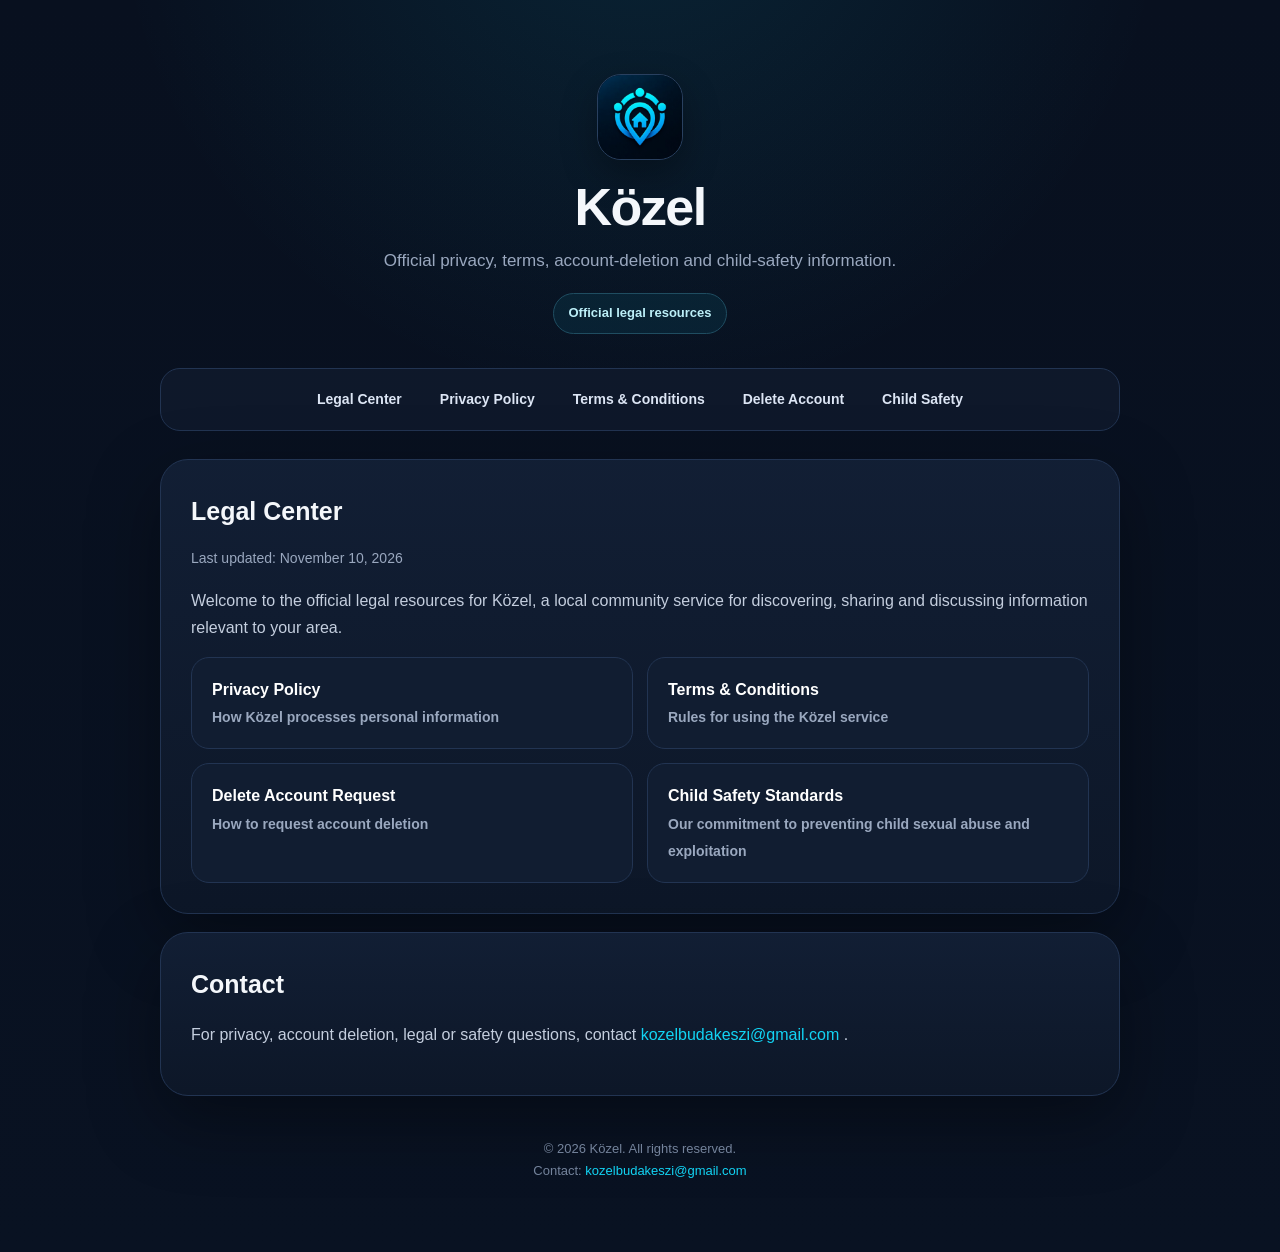
<file: index.html>
<!doctype html>
<html lang="en">
<head>
  <meta charset="utf-8">
  <meta name="viewport" content="width=device-width,initial-scale=1">
  <meta name="theme-color" content="#08101f">

  <meta name="description" content="Official Közel legal resources, including privacy policy, terms and conditions, account deletion and child safety standards.">

  <title>Legal Center — Közel</title>

  <link rel="stylesheet" href="styles.css">
</head>

<body>
  <main class="shell">

    <header class="hero">
      <div class="logo">
        <img src="logo.png" alt="Közel logo">
      </div>

      <h1>Közel</h1>

      <p>Official privacy, terms, account-deletion and child-safety information.</p>

      <span class="badge">Official legal resources</span>
    </header>

    <nav class="nav">
      <a href="index.html">Legal Center</a>
      <a href="privacy.html">Privacy Policy</a>
      <a href="terms.html">Terms &amp; Conditions</a>
      <a href="delete-account.html">Delete Account</a>
      <a href="child-safety-standards.html">Child Safety</a>
    </nav>

    <section class="card">
      <h2>Legal Center</h2>

      <p class="meta">Last updated: November 10, 2026</p>

      <p>
        Welcome to the official legal resources for Közel,
        a local community service for discovering, sharing
        and discussing information relevant to your area.
      </p>

      <div class="grid">

        <a class="action" href="privacy.html">
          Privacy Policy
          <br>
          <span class="meta">
            How Közel processes personal information
          </span>
        </a>

        <a class="action" href="terms.html">
          Terms &amp; Conditions
          <br>
          <span class="meta">
            Rules for using the Közel service
          </span>
        </a>

        <a class="action" href="delete-account.html">
          Delete Account Request
          <br>
          <span class="meta">
            How to request account deletion
          </span>
        </a>

        <a class="action" href="child-safety-standards.html">
          Child Safety Standards
          <br>
          <span class="meta">
            Our commitment to preventing child sexual abuse and exploitation
          </span>
        </a>

      </div>
    </section>

    <section class="card">
      <h2>Contact</h2>

      <p>
        For privacy, account deletion, legal or safety questions,
        contact
        <a href="mailto:kozelbudakeszi@gmail.com">
          kozelbudakeszi@gmail.com
        </a>.
      </p>
    </section>

    <footer>
      © 2026 Közel. All rights reserved.
      <br>
      Contact:
      <a href="mailto:kozelbudakeszi@gmail.com">
        kozelbudakeszi@gmail.com
      </a>
    </footer>

  </main>
</body>
</html>
</file>
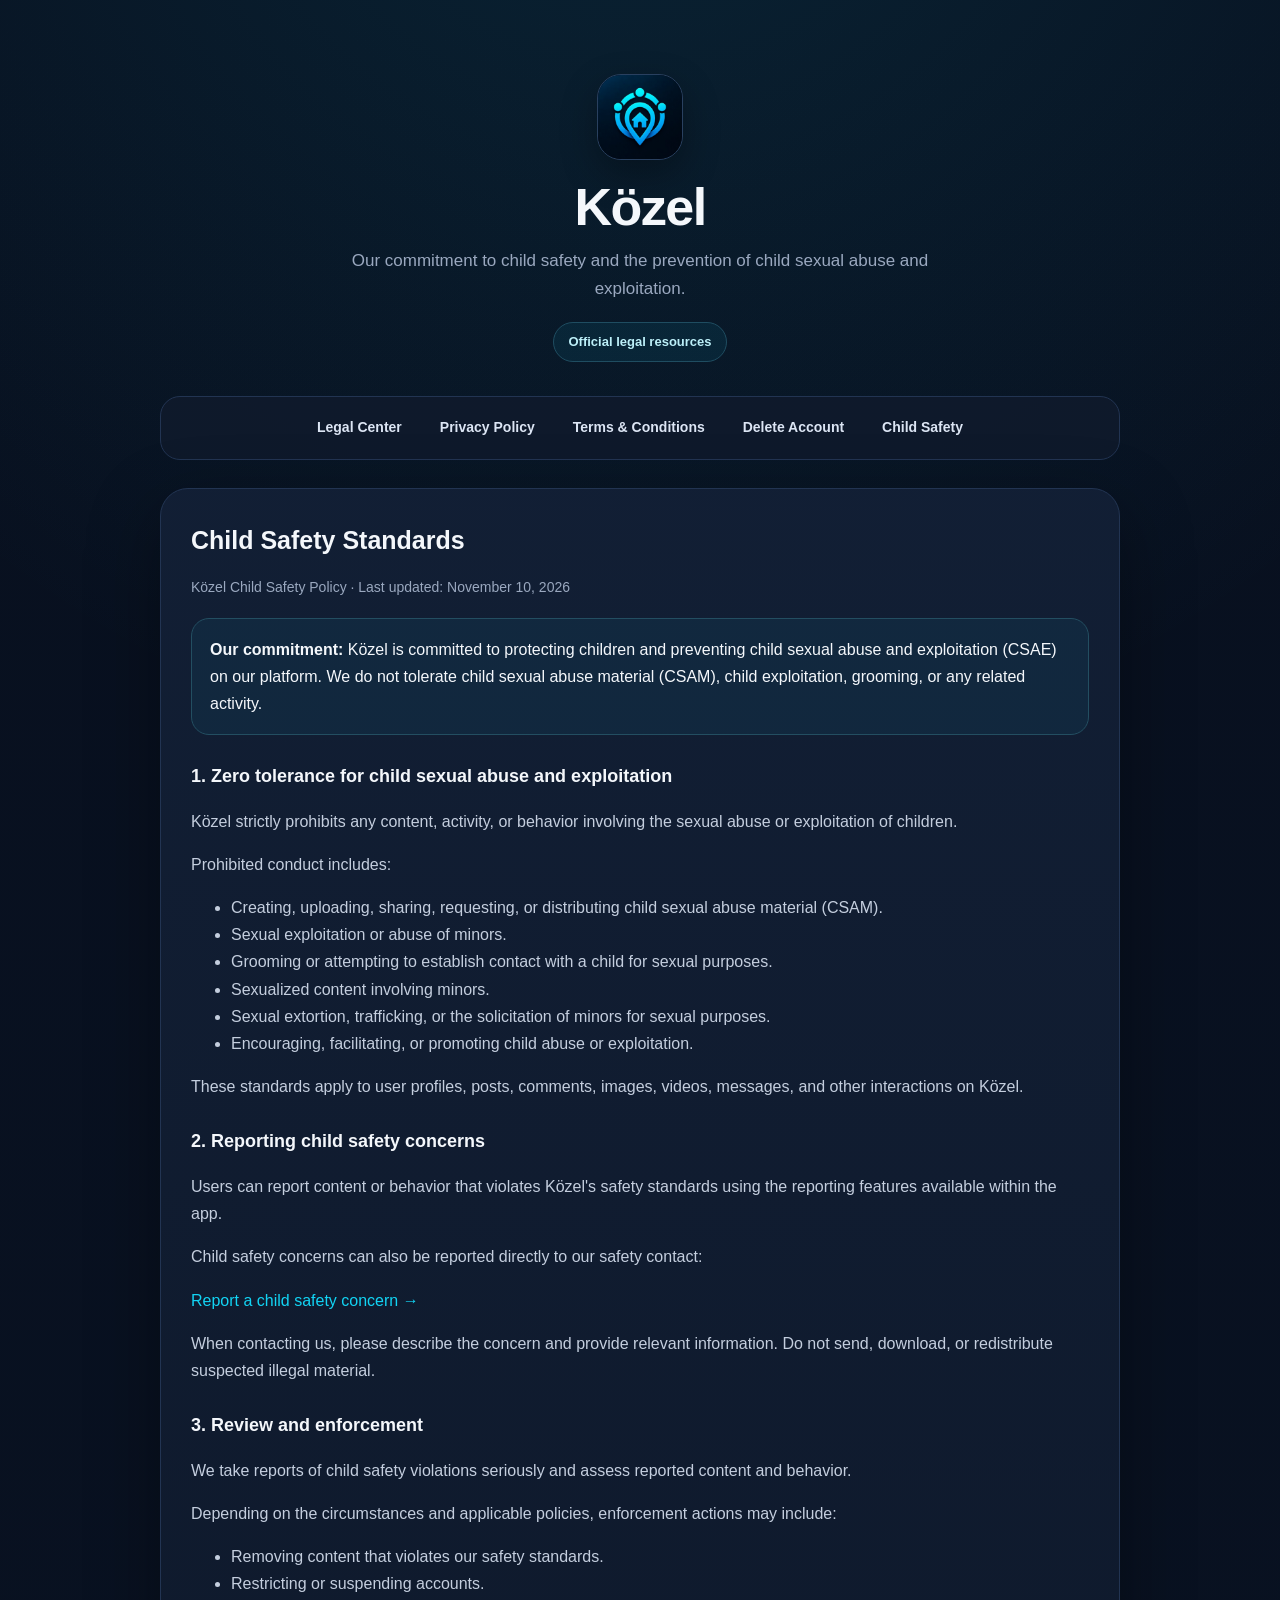
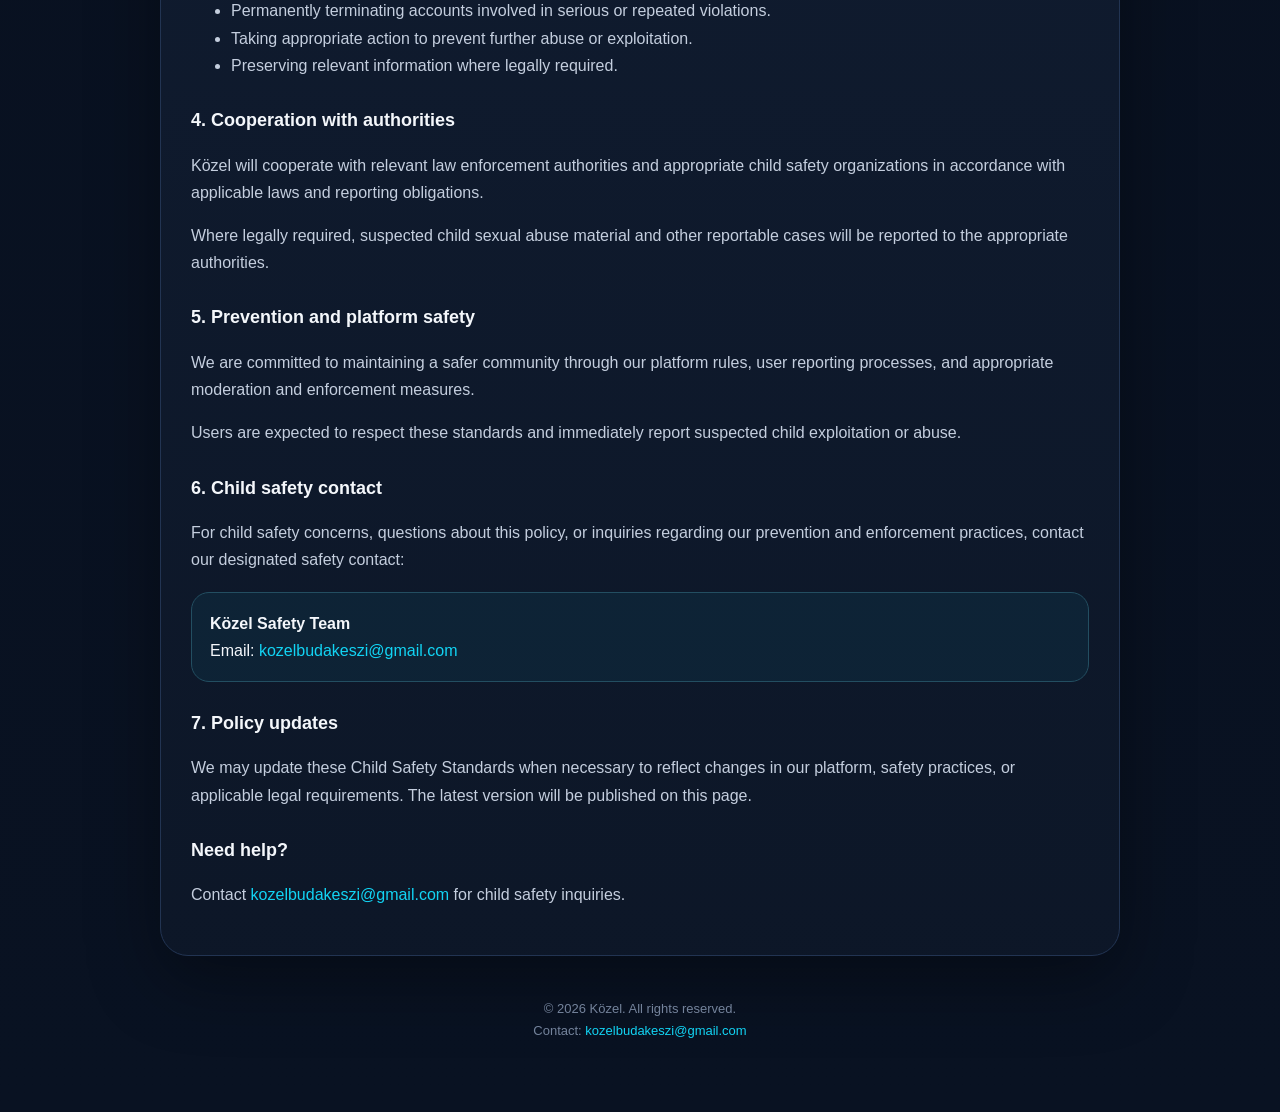
<file: child-safety-standards.html>
<!doctype html>
<html lang="en">
<head>
  <meta charset="utf-8">
  <meta name="viewport" content="width=device-width, initial-scale=1">
  <meta name="theme-color" content="#08101f">

  <meta name="description" content="Közel Child Safety Standards, including our policies against child sexual abuse and exploitation and how to report safety concerns.">

  <title>Child Safety Standards — Közel</title>

  <link rel="stylesheet" href="styles.css">
</head>

<body>
  <main class="shell">

    <!-- HERO -->
    <header class="hero">
      <div class="logo">
        <img src="logo.png" alt="Közel logo">
      </div>

      <h1>Közel</h1>

      <p>
        Our commitment to child safety and the prevention of
        child sexual abuse and exploitation.
      </p>

      <span class="badge">Official legal resources</span>
    </header>

    <!-- NAVIGATION -->
    <nav class="nav">
      <a href="index.html">Legal Center</a>
      <a href="privacy.html">Privacy Policy</a>
      <a href="terms.html">Terms &amp; Conditions</a>
      <a href="delete-account.html">Delete Account</a>
      <a href="child-safety-standards.html">Child Safety</a>
    </nav>

    <!-- CONTENT -->
    <section class="card">

      <h2>Child Safety Standards</h2>

      <p class="meta">
        Közel Child Safety Policy
        · Last updated: November 10, 2026
      </p>

      <div class="notice">
        <strong>Our commitment:</strong>
        Közel is committed to protecting children and preventing
        child sexual abuse and exploitation (CSAE) on our platform.
        We do not tolerate child sexual abuse material (CSAM),
        child exploitation, grooming, or any related activity.
      </div>

      <h3>1. Zero tolerance for child sexual abuse and exploitation</h3>

      <p>
        Közel strictly prohibits any content, activity, or behavior
        involving the sexual abuse or exploitation of children.
      </p>

      <p>Prohibited conduct includes:</p>

      <ul>
        <li>Creating, uploading, sharing, requesting, or distributing
          child sexual abuse material (CSAM).</li>

        <li>Sexual exploitation or abuse of minors.</li>

        <li>Grooming or attempting to establish contact with a child
          for sexual purposes.</li>

        <li>Sexualized content involving minors.</li>

        <li>Sexual extortion, trafficking, or the solicitation of
          minors for sexual purposes.</li>

        <li>Encouraging, facilitating, or promoting child abuse
          or exploitation.</li>
      </ul>

      <p>
        These standards apply to user profiles, posts, comments,
        images, videos, messages, and other interactions on Közel.
      </p>

      <h3>2. Reporting child safety concerns</h3>

      <p>
        Users can report content or behavior that violates
        Közel's safety standards using the reporting features
        available within the app.
      </p>

      <p>
        Child safety concerns can also be reported directly
        to our safety contact:
      </p>

      <p>
        <a href="mailto:kozelbudakeszi@gmail.com?subject=K%C3%B6zel%20Child%20Safety%20Report">
          Report a child safety concern →
        </a>
      </p>

      <p>
        When contacting us, please describe the concern and
        provide relevant information. Do not send, download,
        or redistribute suspected illegal material.
      </p>

      <h3>3. Review and enforcement</h3>

      <p>
        We take reports of child safety violations seriously
        and assess reported content and behavior.
      </p>

      <p>Depending on the circumstances and applicable policies,
        enforcement actions may include:</p>

      <ul>
        <li>Removing content that violates our safety standards.</li>

        <li>Restricting or suspending accounts.</li>

        <li>Permanently terminating accounts involved in serious
          or repeated violations.</li>

        <li>Taking appropriate action to prevent further abuse
          or exploitation.</li>

        <li>Preserving relevant information where legally required.</li>
      </ul>

      <h3>4. Cooperation with authorities</h3>

      <p>
        Közel will cooperate with relevant law enforcement
        authorities and appropriate child safety organizations
        in accordance with applicable laws and reporting
        obligations.
      </p>

      <p>
        Where legally required, suspected child sexual abuse
        material and other reportable cases will be reported
        to the appropriate authorities.
      </p>

      <h3>5. Prevention and platform safety</h3>

      <p>
        We are committed to maintaining a safer community
        through our platform rules, user reporting processes,
        and appropriate moderation and enforcement measures.
      </p>

      <p>
        Users are expected to respect these standards and
        immediately report suspected child exploitation
        or abuse.
      </p>

      <h3>6. Child safety contact</h3>

      <p>
        For child safety concerns, questions about this policy,
        or inquiries regarding our prevention and enforcement
        practices, contact our designated safety contact:
      </p>

      <div class="notice">
        <strong>Közel Safety Team</strong><br>
        Email:
        <a href="mailto:kozelbudakeszi@gmail.com">
          kozelbudakeszi@gmail.com
        </a>
      </div>

      <h3>7. Policy updates</h3>

      <p>
        We may update these Child Safety Standards when necessary
        to reflect changes in our platform, safety practices,
        or applicable legal requirements. The latest version
        will be published on this page.
      </p>

      <h3>Need help?</h3>

      <p>
        Contact
        <a href="mailto:kozelbudakeszi@gmail.com">
          kozelbudakeszi@gmail.com
        </a>
        for child safety inquiries.
      </p>

    </section>

    <!-- FOOTER -->
    <footer>
      © 2026 Közel. All rights reserved.
      <br>
      Contact:
      <a href="mailto:kozelbudakeszi@gmail.com">
        kozelbudakeszi@gmail.com
      </a>
    </footer>

  </main>
</body>
</html>
</file>
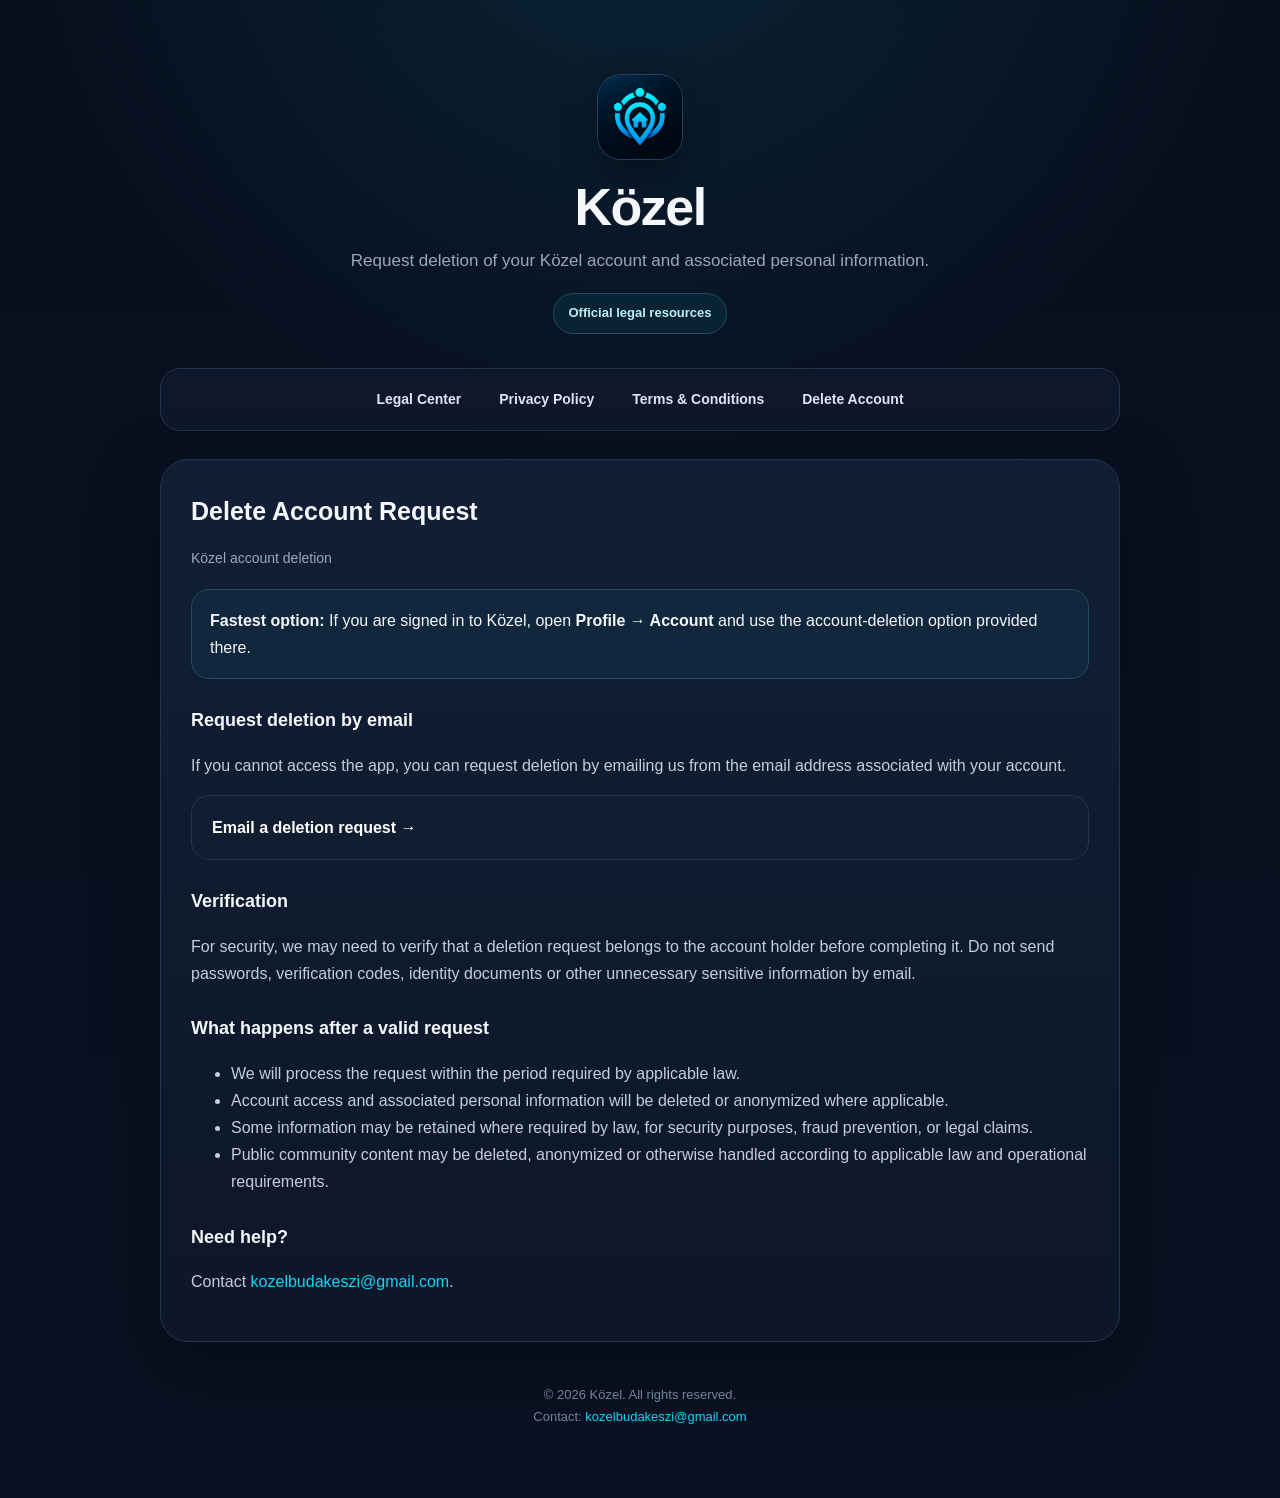
<file: delete-account.html>
<!doctype html><html lang="en"><head><meta charset="utf-8"><meta name="viewport" content="width=device-width,initial-scale=1"><meta name="theme-color" content="#08101f"><title>Delete Account Request — Közel</title><link rel="stylesheet" href="styles.css"></head><body><main class="shell"><header class="hero"><div class="logo"><img src="logo.png" alt="Közel logo"></div><h1>Közel</h1><p>Request deletion of your Közel account and associated personal information.</p><span class="badge">Official legal resources</span></header><nav class="nav"><a href="index.html">Legal Center</a><a href="privacy.html">Privacy Policy</a><a href="terms.html">Terms &amp; Conditions</a><a href="delete-account.html">Delete Account</a></nav>
<section class="card"><h2>Delete Account Request</h2><p class="meta">Közel account deletion</p>
<div class="notice"><strong>Fastest option:</strong> If you are signed in to Közel, open <strong>Profile → Account</strong> and use the account-deletion option provided there.</div>
<h3>Request deletion by email</h3><p>If you cannot access the app, you can request deletion by emailing us from the email address associated with your account.</p>
<p><a class="action" href="mailto:kozelbudakeszi@gmail.com?subject=K%C3%B6zel%20Account%20Deletion%20Request">Email a deletion request →</a></p>
<h3>Verification</h3><p>For security, we may need to verify that a deletion request belongs to the account holder before completing it. Do not send passwords, verification codes, identity documents or other unnecessary sensitive information by email.</p>
<h3>What happens after a valid request</h3><ul><li>We will process the request within the period required by applicable law.</li><li>Account access and associated personal information will be deleted or anonymized where applicable.</li><li>Some information may be retained where required by law, for security purposes, fraud prevention, or legal claims.</li><li>Public community content may be deleted, anonymized or otherwise handled according to applicable law and operational requirements.</li></ul>
<h3>Need help?</h3><p>Contact <a href="mailto:kozelbudakeszi@gmail.com">kozelbudakeszi@gmail.com</a>.</p></section>
<footer>© 2026 Közel. All rights reserved.<br>Contact: <a href="mailto:kozelbudakeszi@gmail.com">kozelbudakeszi@gmail.com</a></footer></main></body></html>
</file>
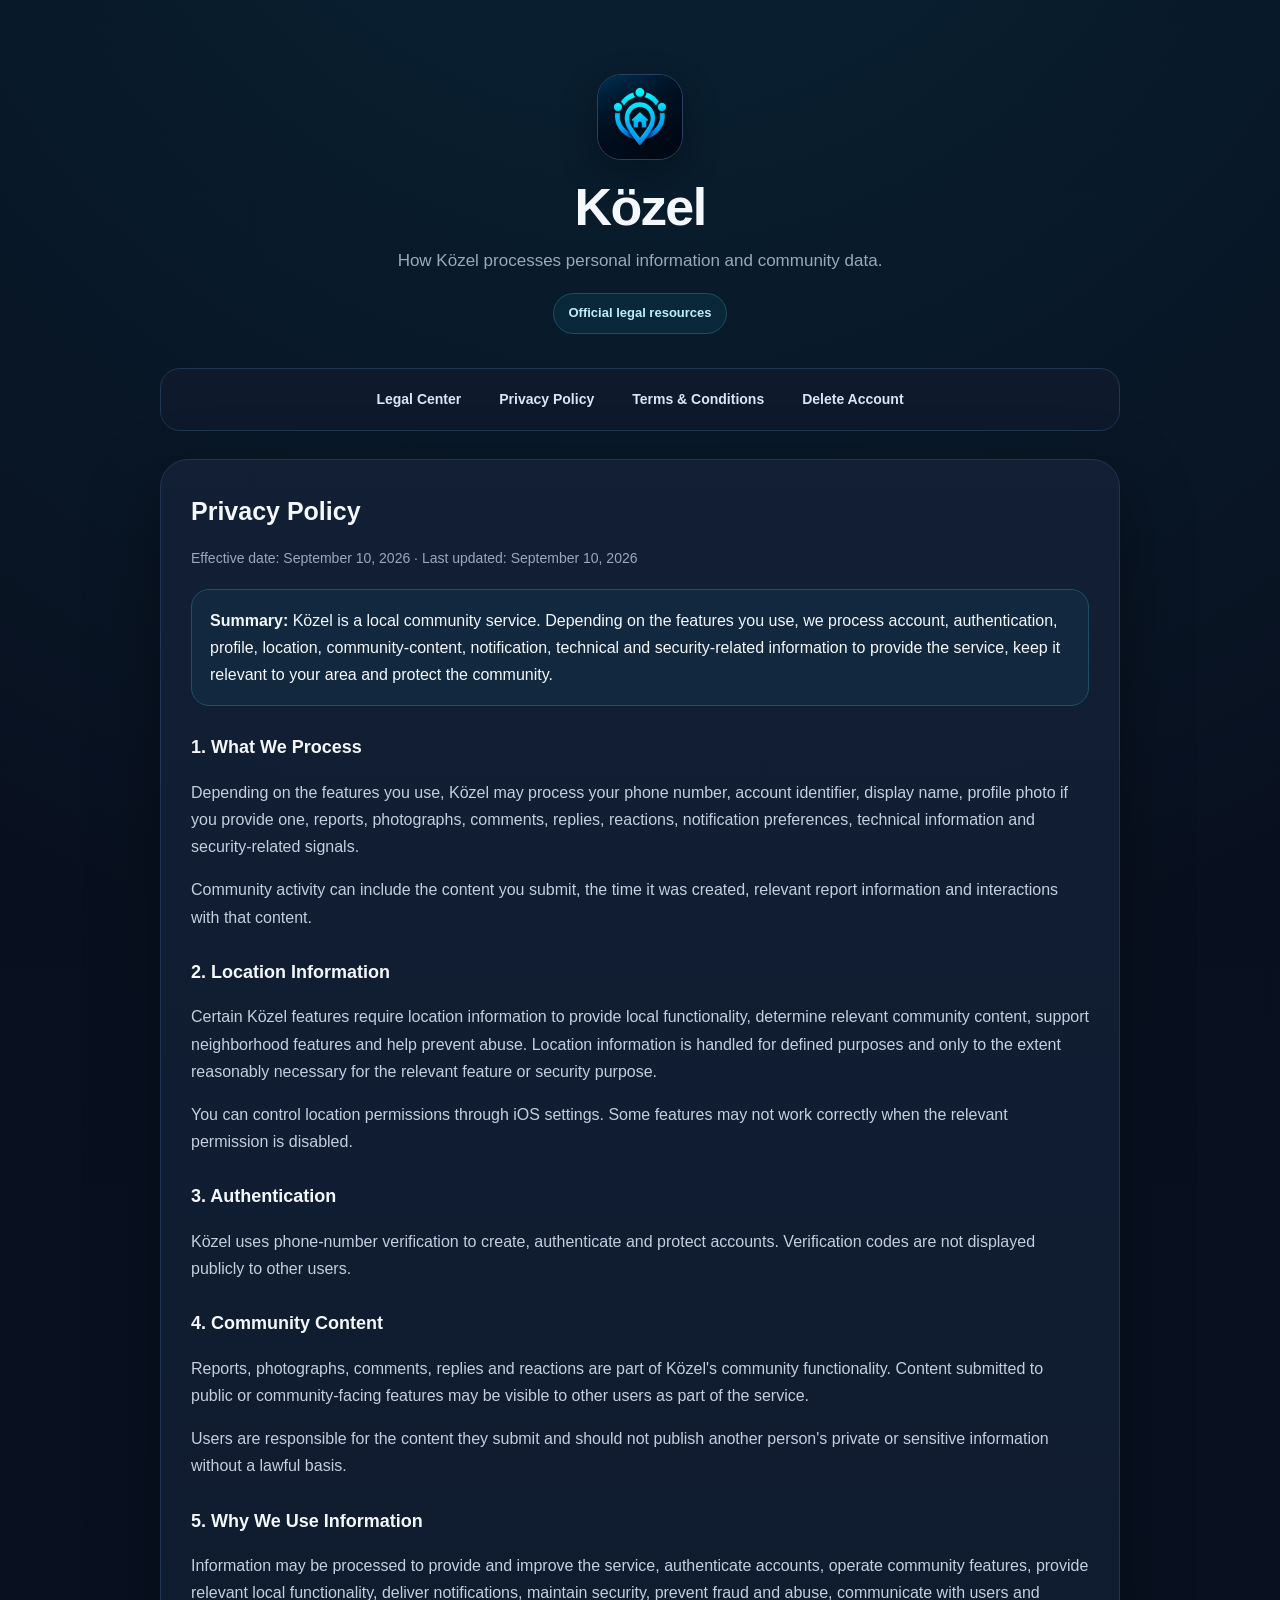
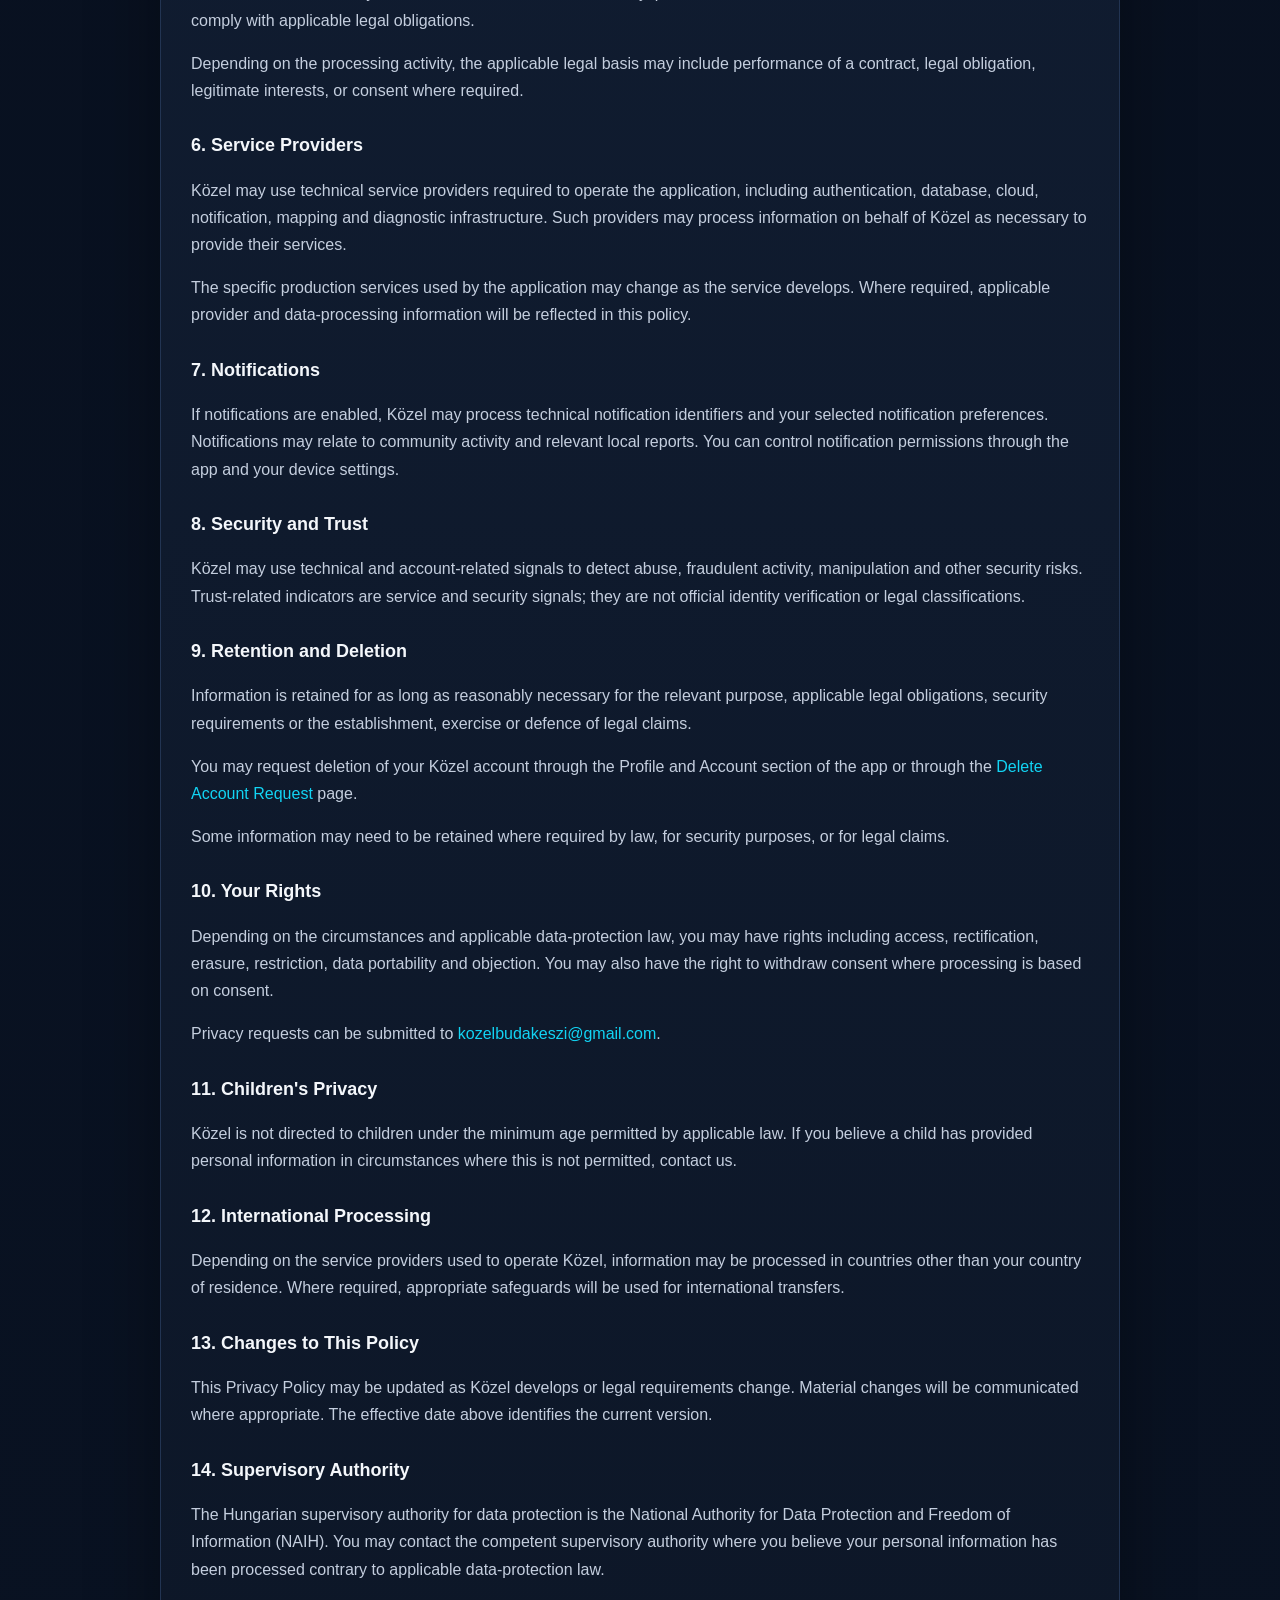
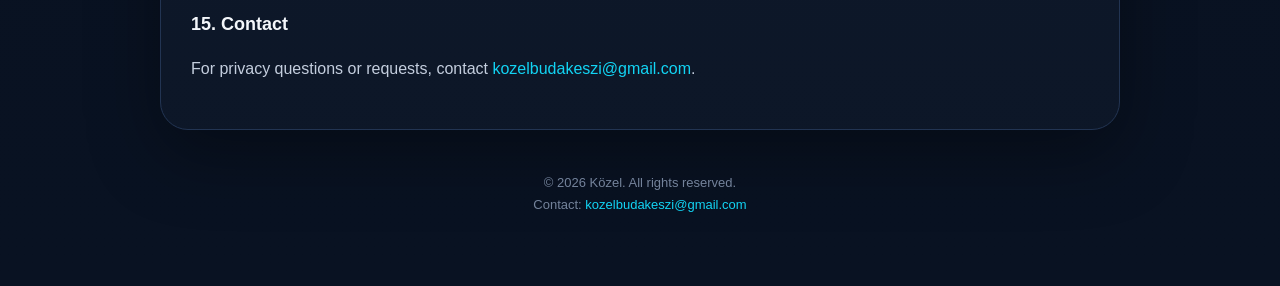
<file: privacy.html>
<!doctype html><html lang="en"><head><meta charset="utf-8"><meta name="viewport" content="width=device-width,initial-scale=1"><meta name="theme-color" content="#08101f"><title>Privacy Policy — Közel</title><link rel="stylesheet" href="styles.css"></head><body><main class="shell"><header class="hero"><div class="logo"><img src="logo.png" alt="Közel logo"></div><h1>Közel</h1><p>How Közel processes personal information and community data.</p><span class="badge">Official legal resources</span></header><nav class="nav"><a href="index.html">Legal Center</a><a href="privacy.html">Privacy Policy</a><a href="terms.html">Terms &amp; Conditions</a><a href="delete-account.html">Delete Account</a></nav>
<section class="card"><h2>Privacy Policy</h2><p class="meta">Effective date: September 10, 2026 · Last updated: September 10, 2026</p>
<div class="notice"><strong>Summary:</strong> Közel is a local community service. Depending on the features you use, we process account, authentication, profile, location, community-content, notification, technical and security-related information to provide the service, keep it relevant to your area and protect the community.</div>
<h3>1. What We Process</h3><p>Depending on the features you use, Közel may process your phone number, account identifier, display name, profile photo if you provide one, reports, photographs, comments, replies, reactions, notification preferences, technical information and security-related signals.</p><p>Community activity can include the content you submit, the time it was created, relevant report information and interactions with that content.</p>
<h3>2. Location Information</h3><p>Certain Közel features require location information to provide local functionality, determine relevant community content, support neighborhood features and help prevent abuse. Location information is handled for defined purposes and only to the extent reasonably necessary for the relevant feature or security purpose.</p><p>You can control location permissions through iOS settings. Some features may not work correctly when the relevant permission is disabled.</p>
<h3>3. Authentication</h3><p>Közel uses phone-number verification to create, authenticate and protect accounts. Verification codes are not displayed publicly to other users.</p>
<h3>4. Community Content</h3><p>Reports, photographs, comments, replies and reactions are part of Közel's community functionality. Content submitted to public or community-facing features may be visible to other users as part of the service.</p><p>Users are responsible for the content they submit and should not publish another person's private or sensitive information without a lawful basis.</p>
<h3>5. Why We Use Information</h3><p>Information may be processed to provide and improve the service, authenticate accounts, operate community features, provide relevant local functionality, deliver notifications, maintain security, prevent fraud and abuse, communicate with users and comply with applicable legal obligations.</p><p>Depending on the processing activity, the applicable legal basis may include performance of a contract, legal obligation, legitimate interests, or consent where required.</p>
<h3>6. Service Providers</h3><p>Közel may use technical service providers required to operate the application, including authentication, database, cloud, notification, mapping and diagnostic infrastructure. Such providers may process information on behalf of Közel as necessary to provide their services.</p><p>The specific production services used by the application may change as the service develops. Where required, applicable provider and data-processing information will be reflected in this policy.</p>
<h3>7. Notifications</h3><p>If notifications are enabled, Közel may process technical notification identifiers and your selected notification preferences. Notifications may relate to community activity and relevant local reports. You can control notification permissions through the app and your device settings.</p>
<h3>8. Security and Trust</h3><p>Közel may use technical and account-related signals to detect abuse, fraudulent activity, manipulation and other security risks. Trust-related indicators are service and security signals; they are not official identity verification or legal classifications.</p>
<h3>9. Retention and Deletion</h3><p>Information is retained for as long as reasonably necessary for the relevant purpose, applicable legal obligations, security requirements or the establishment, exercise or defence of legal claims.</p><p>You may request deletion of your Közel account through the Profile and Account section of the app or through the <a href="delete-account.html">Delete Account Request</a> page.</p><p>Some information may need to be retained where required by law, for security purposes, or for legal claims.</p>
<h3>10. Your Rights</h3><p>Depending on the circumstances and applicable data-protection law, you may have rights including access, rectification, erasure, restriction, data portability and objection. You may also have the right to withdraw consent where processing is based on consent.</p><p>Privacy requests can be submitted to <a href="mailto:kozelbudakeszi@gmail.com">kozelbudakeszi@gmail.com</a>.</p>
<h3>11. Children's Privacy</h3><p>Közel is not directed to children under the minimum age permitted by applicable law. If you believe a child has provided personal information in circumstances where this is not permitted, contact us.</p>
<h3>12. International Processing</h3><p>Depending on the service providers used to operate Közel, information may be processed in countries other than your country of residence. Where required, appropriate safeguards will be used for international transfers.</p>
<h3>13. Changes to This Policy</h3><p>This Privacy Policy may be updated as Közel develops or legal requirements change. Material changes will be communicated where appropriate. The effective date above identifies the current version.</p>
<h3>14. Supervisory Authority</h3><p>The Hungarian supervisory authority for data protection is the National Authority for Data Protection and Freedom of Information (NAIH). You may contact the competent supervisory authority where you believe your personal information has been processed contrary to applicable data-protection law.</p>
<h3>15. Contact</h3><p>For privacy questions or requests, contact <a href="mailto:kozelbudakeszi@gmail.com">kozelbudakeszi@gmail.com</a>.</p></section>
<footer>© 2026 Közel. All rights reserved.<br>Contact: <a href="mailto:kozelbudakeszi@gmail.com">kozelbudakeszi@gmail.com</a></footer></main></body></html>
</file>
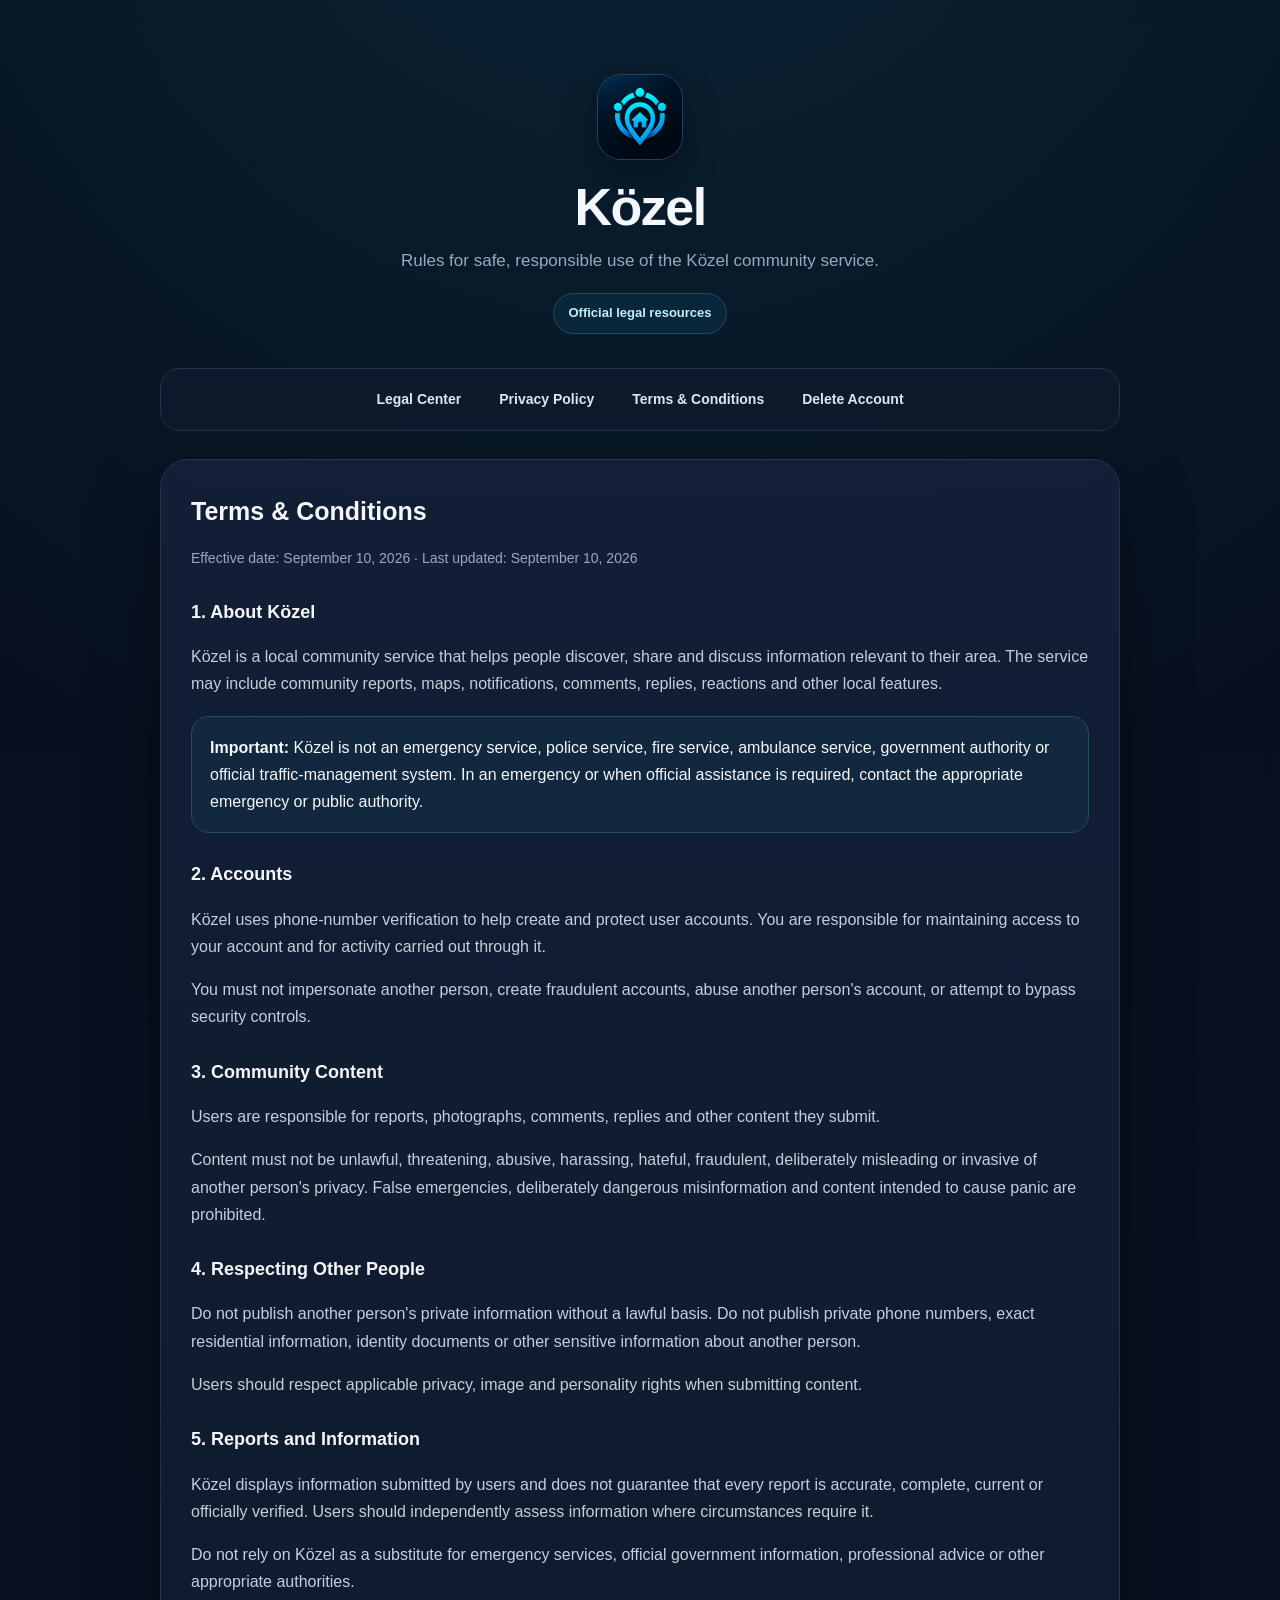
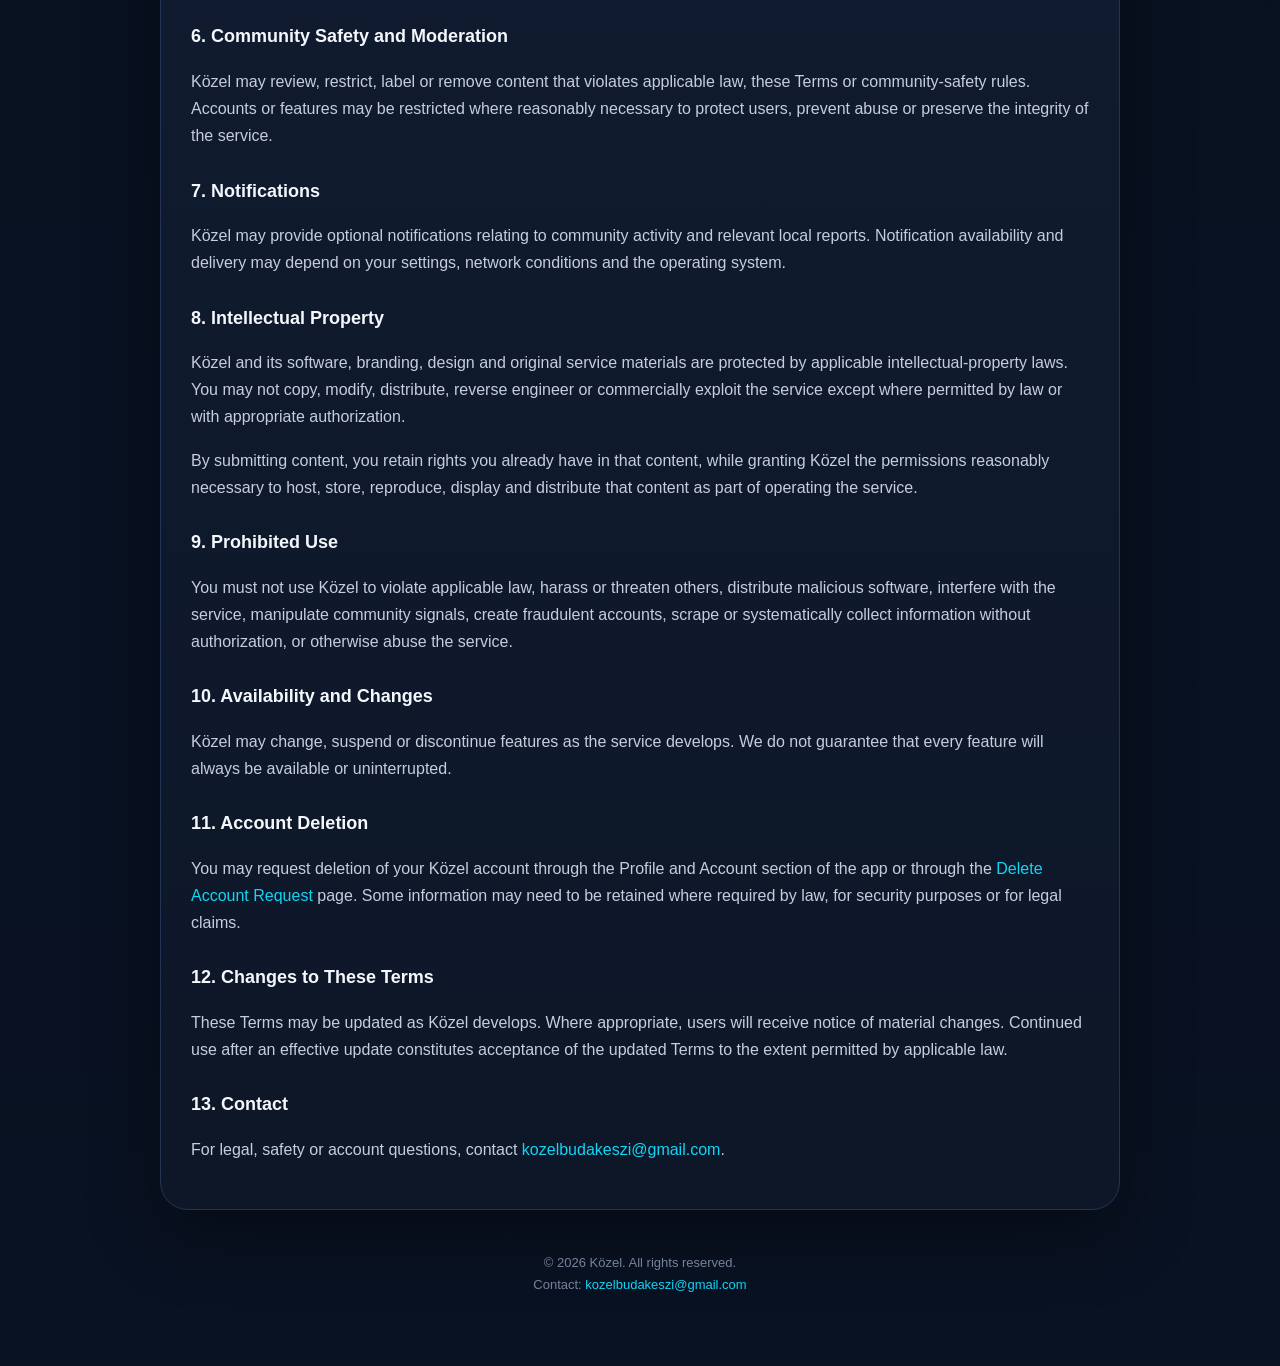
<file: terms.html>
<!doctype html><html lang="en"><head><meta charset="utf-8"><meta name="viewport" content="width=device-width,initial-scale=1"><meta name="theme-color" content="#08101f"><title>Terms & Conditions — Közel</title><link rel="stylesheet" href="styles.css"></head><body><main class="shell"><header class="hero"><div class="logo"><img src="logo.png" alt="Közel logo"></div><h1>Közel</h1><p>Rules for safe, responsible use of the Közel community service.</p><span class="badge">Official legal resources</span></header><nav class="nav"><a href="index.html">Legal Center</a><a href="privacy.html">Privacy Policy</a><a href="terms.html">Terms &amp; Conditions</a><a href="delete-account.html">Delete Account</a></nav>
<section class="card"><h2>Terms &amp; Conditions</h2><p class="meta">Effective date: September 10, 2026 · Last updated: September 10, 2026</p>
<h3>1. About Közel</h3><p>Közel is a local community service that helps people discover, share and discuss information relevant to their area. The service may include community reports, maps, notifications, comments, replies, reactions and other local features.</p>
<div class="notice"><strong>Important:</strong> Közel is not an emergency service, police service, fire service, ambulance service, government authority or official traffic-management system. In an emergency or when official assistance is required, contact the appropriate emergency or public authority.</div>
<h3>2. Accounts</h3><p>Közel uses phone-number verification to help create and protect user accounts. You are responsible for maintaining access to your account and for activity carried out through it.</p><p>You must not impersonate another person, create fraudulent accounts, abuse another person's account, or attempt to bypass security controls.</p>
<h3>3. Community Content</h3><p>Users are responsible for reports, photographs, comments, replies and other content they submit.</p><p>Content must not be unlawful, threatening, abusive, harassing, hateful, fraudulent, deliberately misleading or invasive of another person's privacy. False emergencies, deliberately dangerous misinformation and content intended to cause panic are prohibited.</p>
<h3>4. Respecting Other People</h3><p>Do not publish another person's private information without a lawful basis. Do not publish private phone numbers, exact residential information, identity documents or other sensitive information about another person.</p><p>Users should respect applicable privacy, image and personality rights when submitting content.</p>
<h3>5. Reports and Information</h3><p>Közel displays information submitted by users and does not guarantee that every report is accurate, complete, current or officially verified. Users should independently assess information where circumstances require it.</p><p>Do not rely on Közel as a substitute for emergency services, official government information, professional advice or other appropriate authorities.</p>
<h3>6. Community Safety and Moderation</h3><p>Közel may review, restrict, label or remove content that violates applicable law, these Terms or community-safety rules. Accounts or features may be restricted where reasonably necessary to protect users, prevent abuse or preserve the integrity of the service.</p>
<h3>7. Notifications</h3><p>Közel may provide optional notifications relating to community activity and relevant local reports. Notification availability and delivery may depend on your settings, network conditions and the operating system.</p>
<h3>8. Intellectual Property</h3><p>Közel and its software, branding, design and original service materials are protected by applicable intellectual-property laws. You may not copy, modify, distribute, reverse engineer or commercially exploit the service except where permitted by law or with appropriate authorization.</p><p>By submitting content, you retain rights you already have in that content, while granting Közel the permissions reasonably necessary to host, store, reproduce, display and distribute that content as part of operating the service.</p>
<h3>9. Prohibited Use</h3><p>You must not use Közel to violate applicable law, harass or threaten others, distribute malicious software, interfere with the service, manipulate community signals, create fraudulent accounts, scrape or systematically collect information without authorization, or otherwise abuse the service.</p>
<h3>10. Availability and Changes</h3><p>Közel may change, suspend or discontinue features as the service develops. We do not guarantee that every feature will always be available or uninterrupted.</p>
<h3>11. Account Deletion</h3><p>You may request deletion of your Közel account through the Profile and Account section of the app or through the <a href="delete-account.html">Delete Account Request</a> page. Some information may need to be retained where required by law, for security purposes or for legal claims.</p>
<h3>12. Changes to These Terms</h3><p>These Terms may be updated as Közel develops. Where appropriate, users will receive notice of material changes. Continued use after an effective update constitutes acceptance of the updated Terms to the extent permitted by applicable law.</p>
<h3>13. Contact</h3><p>For legal, safety or account questions, contact <a href="mailto:kozelbudakeszi@gmail.com">kozelbudakeszi@gmail.com</a>.</p></section>
<footer>© 2026 Közel. All rights reserved.<br>Contact: <a href="mailto:kozelbudakeszi@gmail.com">kozelbudakeszi@gmail.com</a></footer></main></body></html>
</file>
<file: styles.css>
:root{--bg:#08101f;--panel:#101a2d;--border:#223452;--text:#f4f7fb;--muted:#9aa8bf;--accent:#12d4f4;--accent2:#35e7ad}
*{box-sizing:border-box}html{scroll-behavior:smooth}body{margin:0;min-height:100vh;background:radial-gradient(circle at 50% -10%,rgba(18,212,244,.10),transparent 35%),linear-gradient(180deg,#08101f,#091222);color:var(--text);font-family:-apple-system,BlinkMacSystemFont,"SF Pro Display","SF Pro Text",Inter,Segoe UI,Roboto,Arial,sans-serif;line-height:1.7}
a{color:var(--accent);text-decoration:none}a:hover{text-decoration:underline}.shell{width:min(960px,calc(100% - 32px));margin:auto;padding:44px 0 70px}.hero{text-align:center;padding:30px 10px 34px}.logo{width:86px;height:86px;border-radius:24px;margin:0 auto 20px;display:grid;place-items:center;overflow:hidden;background:#08101f;border:1px solid #29405f;box-shadow:0 14px 36px rgba(0,0,0,.30)}.logo img{display:block;width:100%;height:100%;object-fit:cover}
h1{font-size:clamp(34px,6vw,52px);line-height:1.05;margin:0 0 12px;letter-spacing:-1.5px}.hero p{max-width:650px;margin:auto;color:var(--muted);font-size:17px}.badge{display:inline-block;margin-top:18px;padding:8px 14px;border:1px solid #1f4d61;border-radius:999px;color:#bceff8;background:rgba(18,212,244,.07);font-size:13px;font-weight:700}
.nav{display:flex;flex-wrap:wrap;gap:10px;justify-content:center;margin:0 auto 28px;padding:10px;border:1px solid var(--border);background:rgba(16,26,45,.82);border-radius:20px}.nav a{color:#dce5f4;padding:9px 14px;border-radius:12px;font-weight:650;font-size:14px}.nav a:hover{background:#17243a;text-decoration:none;color:white}
.card{background:linear-gradient(180deg,rgba(18,31,53,.96),rgba(13,23,40,.96));border:1px solid var(--border);border-radius:28px;padding:30px;margin-bottom:18px;box-shadow:0 24px 70px rgba(0,0,0,.35)}h2{font-size:25px;margin:0 0 14px}h3{font-size:18px;margin:26px 0 8px}p,li{color:#c4cede}.meta{color:var(--muted);font-size:14px}.notice{border:1px solid #234e61;background:rgba(18,212,244,.055);border-radius:18px;padding:17px 18px;margin:18px 0}.grid{display:grid;grid-template-columns:repeat(2,minmax(0,1fr));gap:14px}.action{display:block;padding:18px 20px;border:1px solid var(--border);border-radius:18px;background:#111d31;color:white;font-weight:750}.action:hover{border-color:#2d5b77;text-decoration:none}footer{text-align:center;color:#74839b;padding:24px 8px 0;font-size:13px}@media(max-width:680px){.shell{width:calc(100% - 20px);padding-top:22px}.card{padding:22px;border-radius:22px}.grid{grid-template-columns:1fr}}
</file>
